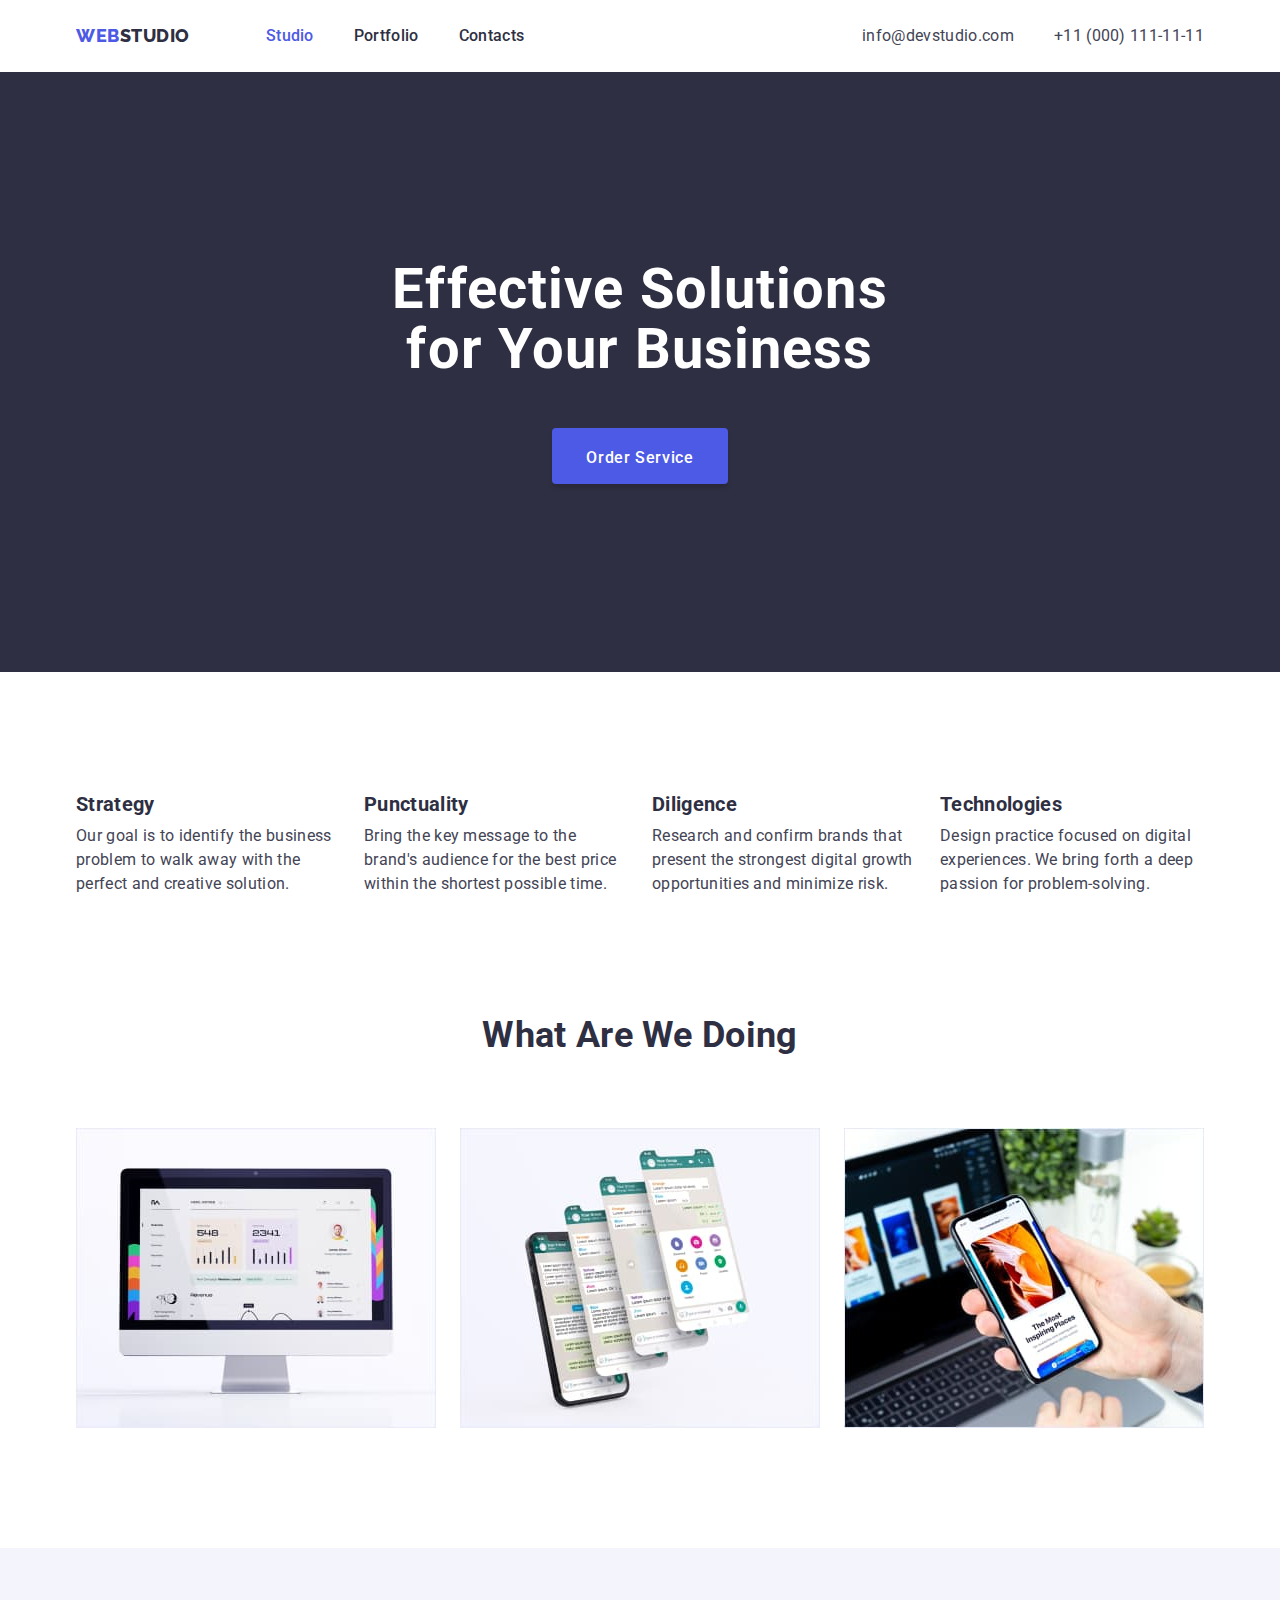
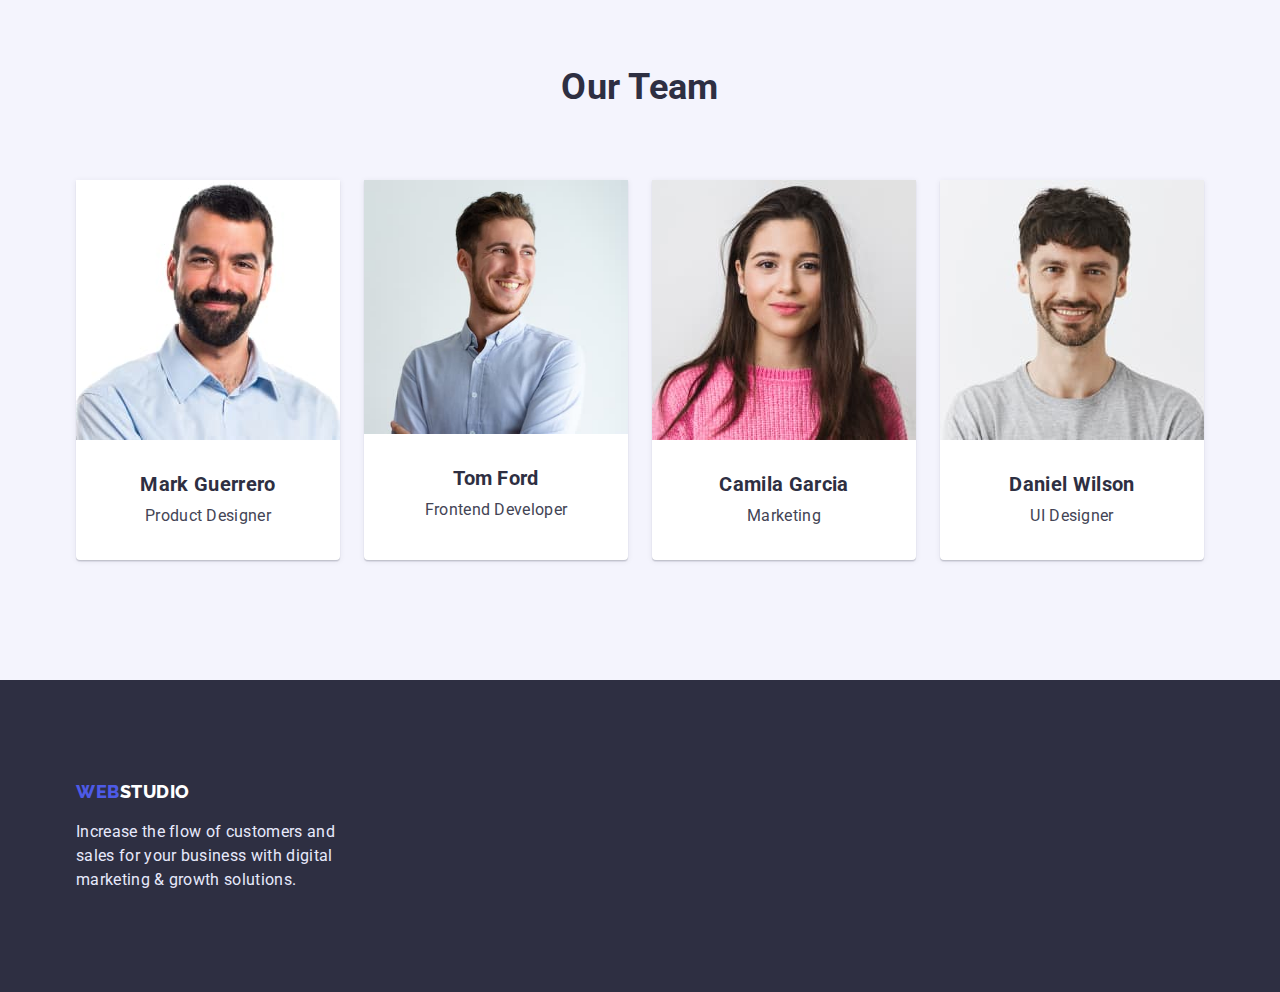
<file: index.html>
<!DOCTYPE html>
<html lang="en">
<head>
    <meta charset="UTF-8">
    <meta http-equiv="X-UA-Compatible" content="IE=edge">
    <meta name="viewport" content="width=device-width, initial-scale=1.0">
    <link rel="preconnect" href="https://fonts.googleapis.com">
    <link rel="preconnect" href="https://fonts.gstatic.com" crossorigin>
    <link href="https://fonts.googleapis.com/css2?family=Raleway:wght@800&family=Roboto:wght@400;500;700;900&display=swap"
    rel="stylesheet">
    <title>Web Studio</title>
    <link rel="stylesheet" href="https://cdnjs.cloudflare.com/ajax/libs/modern-normalize/1.1.0/modern-normalize.min.css">
    <link rel="stylesheet" href="./css/styles.css">
</head>

<body>
    
<header class="page-header">
    <div class="container nav">
    <!-- header -->
    <a href="index.html" class="logo" rel="noopener nooreferrer nofollow" target="_blank"><span class="logo-web">Web</span><span class="logo-studio">Studio</span></a>

    <!-- navigation -->
    <nav class="nav">
        <ul class="nav-list list">
            <li class="nav-item"><a class="nav-link active" href="index.html">Studio</a></li>
            <li class="nav-item"><a class="nav-link" href="./portfolio.html">Portfolio</a></li>
            <li class="nav-item"><a class="nav-link" href="#">Contacts</a></li>
        </ul>
    </nav>
    <!-- contacts -->
        <ul class="contacts list">
            <li class="contacts-item"><a class="mail" href="mailto:info@devstudio.com">info@devstudio.com</a></li>
            <li class="contacts-item"><a class="tel" href="tel:+110001111111">+11 (000) 111-11-11</a></li>
        </ul>
    </div>
</header>

<main>
    <!-- hero -->
    <section class="hero">
        <div class="container">
        <h1 class="hero-title">Effective Solutions for Your Business</h1>
        <button type="button" class="button-order">Order Service</button>
        </div>
    </section>

    <!-- our benefits -->
   
    <section class="features">
        <div class="container">
        <h2 class="visually-hidden">Features</h2>
      
        <ul class="features-list list">
            <!-- feature1 -->
            <li class="feature">
                <h3 class="feature-title">Strategy</h3>
                <p class="feature-text">Our goal is to identify the business problem to walk away with the perfect and creative solution.</p>
            </li>
            <!-- feature2 -->
            <li class="feature">
                <h3 class="feature-title">Punctuality</h3>
                <p class="feature-text">Bring the key message to the brand's audience for the best price within the shortest possible time.</p>
            </li>
            <!-- feature3 -->
            <li class="feature">
                <h3 class="feature-title">Diligence</h3>
                <p class="feature-text">Research and confirm brands that present the strongest digital growth opportunities and minimize risk.</p>
            </li>
            <!-- feature4 -->
            <li class="feature">
                <h3 class="feature-title">Technologies</h3>
                <p class="feature-text">Design practice focused on digital experiences. We bring forth a deep passion for problem-solving.</p>
            </li>
        </ul>
        </div>
    </section>

    <!-- what are we doing-->
    <section class="directions">
        <div class="container">
        <h2 class="our-directions">what are we doing</h2>
        <ul class="about-list list">
            <li class="directions-item">
                <img class="directions-img" src="./images/1.jpg" alt="розробка для комп'ютерів" width="360" height="300">
            </li>
            <li class="directions-item">
                <img class="directions-img" src="./images/2.jpg" alt="розробка для телефонів" width="360" height="300">
            </li>
            <li class="directions-item">
                <img class="directions-img" src="./images/3.jpg" alt="дизайн" width="360" height="300">
            </li>
        </ul>
        </div>
    </section>
    
    <section class="team">
        <div class="container">
        <!-- team -->
        <h2 class="team-title">our team</h2>
        <ul class="team-list list">
            <li class="about-team">
                <img class="team-img" src="./images/4.jpg" alt="дизайнер" width="264" height="260">
                <h3 class="team-members">Mark Guerrero</h3>
                <p class="position">Product Designer</p>
            </li>
            <li class="about-team">
                <img class="team-img" src="./images/5.jpg" alt="фронт-енд" width="264" height="260">
                <h3 class="team-members">Tom Ford</h3>
                <p class="position">Frontend Developer</p>
            </li>
            <li class="about-team">
                <img class="team-img" src="./images/6.jpg" alt="маркетинг" width="264" height="260">
                <h3 class="team-members">Camila Garcia</h3>
                <p class="position">Marketing</p>
            </li>
            <li class="about-team">
                <img class="team-img" src="./images/7.jpg" alt="дизайн" width="264" height="260">
                <h3 class="team-members">Daniel Wilson</h3>
                <p class="position">UI Designer</p>
            </li>
        </ul>
        </div>
    </section>


</main>

    <footer class="footer">
        <div class="container">
        <!-- contacts -->
        <a href="index.html" class="logo footer" rel="noopener nooreferrer nofollow" target="_blank"><span
        class="logo-web">Web</span><span class="logo-wite">Studio</span></a>
        <p class="slogan">Increase the flow of customers and <br> sales for your business with digital <br> marketing & growth solutions.</p>
        </div>
    </footer>
</body>
</html>
</file>
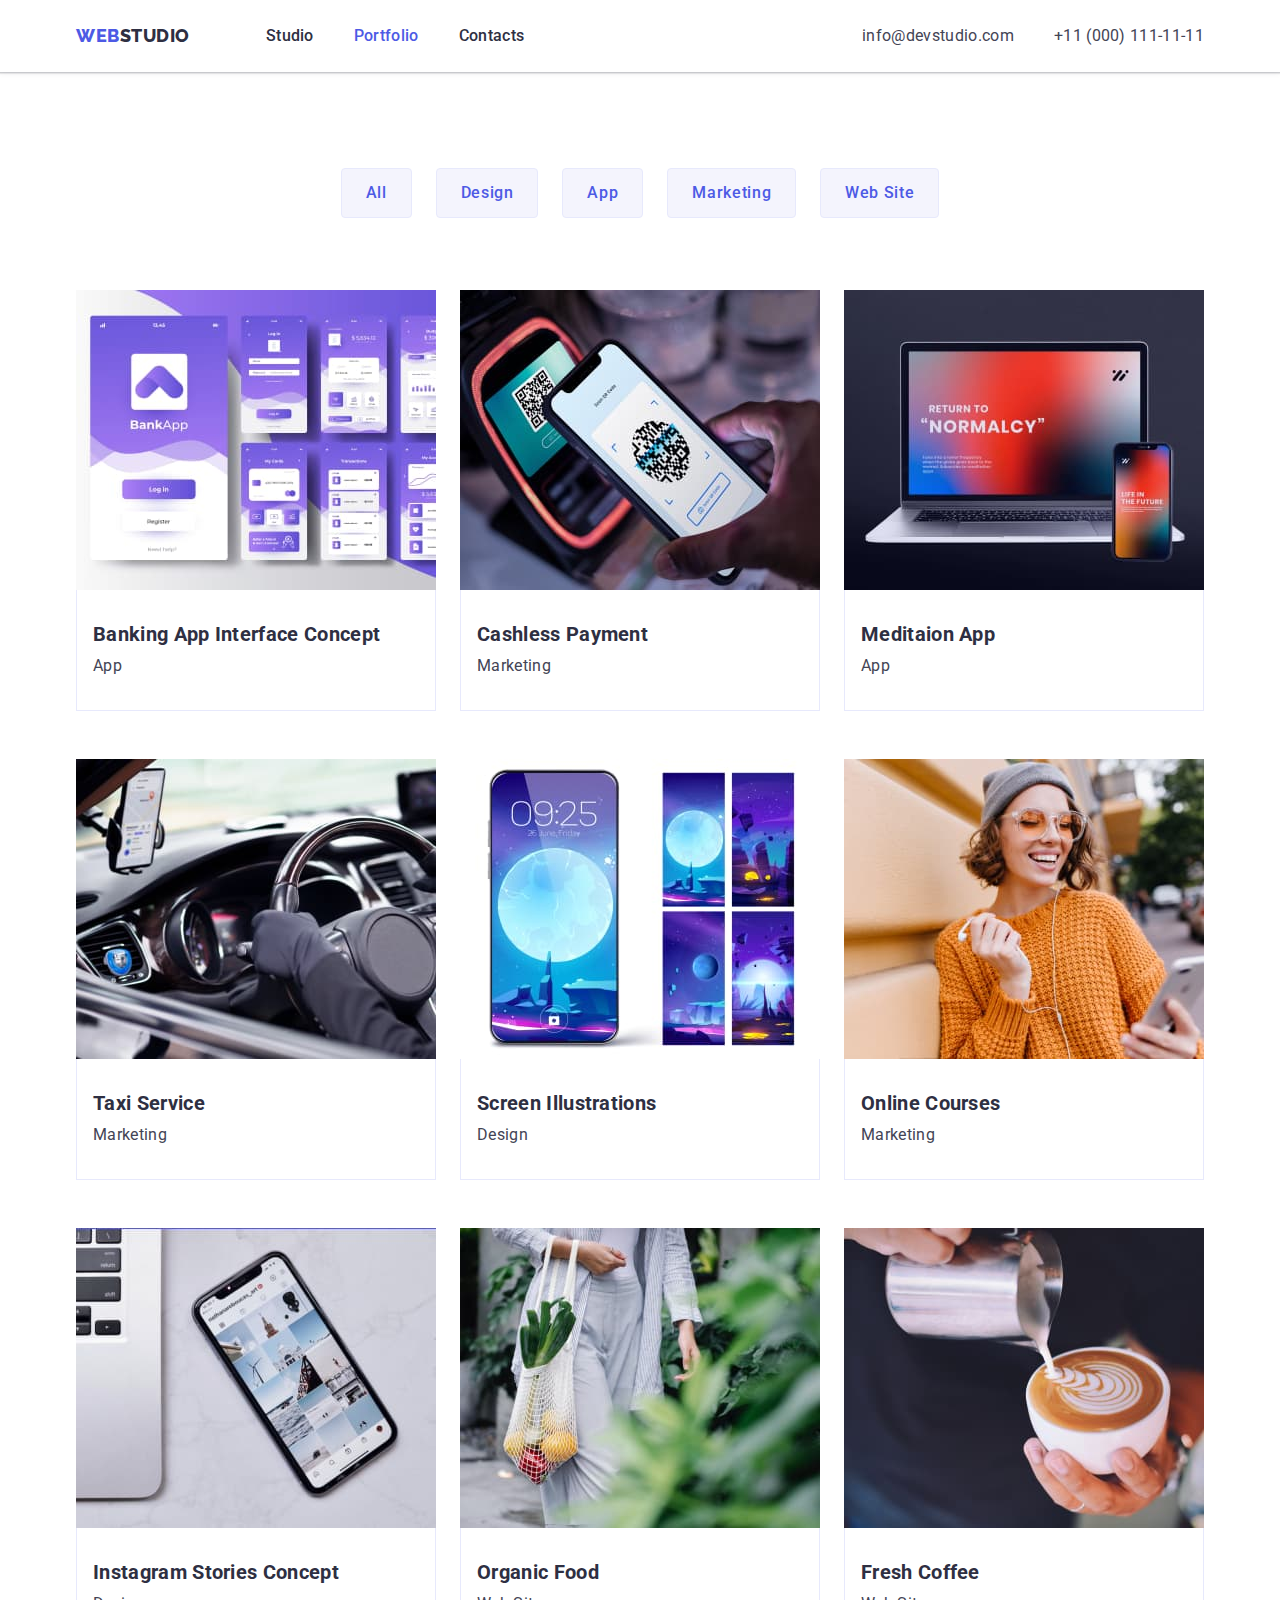
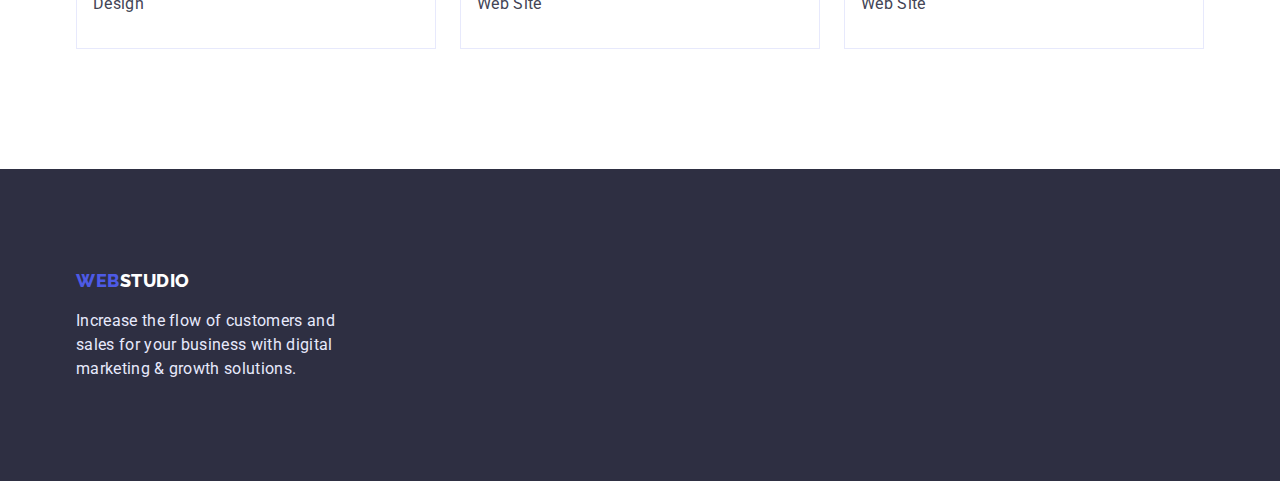
<file: portfolio.html>
<!DOCTYPE html>
<html lang="en">
<head>
    <meta charset="UTF-8">
    <meta http-equiv="X-UA-Compatible" content="IE=edge">
    <meta name="viewport" content="width=device-width, initial-scale=1.0">
    <link rel="preconnect" href="https://fonts.googleapis.com">
    <link rel="preconnect" href="https://fonts.gstatic.com" crossorigin>
    <link href="https://fonts.googleapis.com/css2?family=Raleway:wght@800&family=Roboto:wght@400;500;700;900&display=swap"
    rel="stylesheet">
    <title>Portfolio</title>
    <link rel="stylesheet" href="https://cdnjs.cloudflare.com/ajax/libs/modern-normalize/1.0.0/modern-normalize.min.css">
    <link rel="stylesheet" href="./css/styles.css">
</head>
<body>
    
    <header class="page-header">
        <div class="container nav">
            <!-- header -->
            <a href="index.html" class="logo" rel="noopener nooreferrer nofollow" target="_blank"><span
                    class="logo-web">Web</span><span class="logo-studio">Studio</span></a>
    
            <!-- navigation -->
            <nav class="nav">
                <ul class="nav-list list">
                    <li class="nav-item"><a class="nav-link" href="./index.html">Studio</a></li>
                    <li class="nav-item"><a class="nav-link active" href="portfolio.html">Portfolio</a></li>
                    <li class="nav-item"><a class="nav-link" href="#">Contacts</a></li>
                </ul>
            </nav>
            <!-- contacts -->
            <ul class="contacts list">
                <li class="contacts-item"><a class="mail" href="mailto:info@devstudio.com">info@devstudio.com</a></li>
                <li class="contacts-item"><a class="tel" href="tel:+110001111111">+11 (000) 111-11-11</a></li>
            </ul>
        </div>
    </header>

    <main>
        
        <section class="buttons">
        <div class="container">
            <h1 class="visually-hidden">Portfolio</h1>
            
    <!-- buttons -->
        <ul class="portfolio-buttons">
            <li class="button-list" ><button type="button" class="portfolio-button">All</button></li>
            <li class="button-list" ><button type="button" class="portfolio-button">Design</button></li>
            <li class="button-list" ><button type="button" class="portfolio-button">App</button></li>
            <li class="button-list" ><button type="button" class="portfolio-button">Marketing</button></li>
            <li class="button-list" ><button type="button" class="portfolio-button">Web Site</button></li>
        </ul>
        
    <!-- projects -->
    
        <ul class="projects-list list">
            <li class="project"><a class="project-link" href=""><img src="./images/8.jpg" alt="bank" width="360" height="300">
                <div class="projects-content">
                    <h2 class="project-title">Banking App Interface Concept</h2>
                    <p class="project-direction">App</p></div></a></li>
            <li class="project"><a class="project-link" href=""><img src="./images/9.jpg" alt="payment" width="360" height="300">
                <div class="projects-content">
                    <h2 class="project-title">Cashless Payment</h2>
                    <p class="project-direction">Marketing</p></div></a></li>
            <li class="project"><a class="project-link" href=""><img src="./images/10.jpg" alt="meditaion" width="360" height="300">
                <div class="projects-content">
                    <h2 class="project-title">Meditaion App</h2>
                    <p class="project-direction">App</p></div></a></li>
            <li class="project"><a class="project-link" href=""><img src="./images/11.jpg" alt="taxi" width="360" height="300">
                <div class="projects-content">
                    <h2 class="project-title">Taxi Service</h2>
                    <p class="project-direction">Marketing</p></div></a></li>
            <li class="project"><a class="project-link" href=""><img src="./images/12.jpg" alt="illustration" width="360" height="300">
                <div class="projects-content">
                    <h2 class="project-title">Screen Illustrations</h2>
                    <p class="project-direction">Design</p></div></a></li>
            <li class="project"><a class="project-link" href=""><img src="./images/13.jpg" alt="courses" width="360" height="300">
                <div class="projects-content">
                    <h2 class="project-title">Online Courses</h2>
                    <p class="project-direction">Marketing</p></div></a></li>
            <li class="project"><a class="project-link" href=""><img src="./images/14.jpg" alt="instagram" width="360" height="300">
                <div class="projects-content">
                    <h2 class="project-title">Instagram Stories Concept</h2>
                    <p class="project-direction">Design</p></div></a></li>
            <li class="project"><a class="project-link" href=""><img src="./images/15.jpg" alt="food" width="360" height="300">
                <div class="projects-content">
                    <h2 class="project-title">Organic Food</h2>
                    <p class="project-direction">Web Site</p></div></a></li>
            <li class="project"><a class="project-link" href=""><img src="./images/16.jpg" alt="coffee" width="360" height="300">
                <div class="projects-content">
                    <h2 class="project-title">Fresh Coffee</h2>
                    <p class="project-direction">Web Site</p></div></a></li>
        </ul>
        </div>
        </section>
    </main>

    
    <footer class="footer">
        <div class="container">
            <!-- contacts -->
            <a href="index.html" class="logo footer" rel="noopener nooreferrer nofollow" target="_blank"><span
                    class="logo-web">Web</span><span class="logo-wite">Studio</span></a>
            <p class="slogan">Increase the flow of customers and <br> sales for your business with digital <br> marketing &
                growth solutions.</p>
        </div>
    </footer>
    
</body>
</html>
</file>
<file: css/styles.css>
:root {
        --title-color: #2E2F42;
        --main-light: #8E8F99;
        --background: #FFFFFF;
        --background-team: #F4F4FD;
        --focused: #4D5AE5;
        --main-color: #434455;
        --success: #31D0AA;
        --accent: #E7E9FC;
        --order: #404BBF;
}
html {
        box-sizing: border-box;
}
body {
        font-family: "Roboto", sans-serif;
        color: var(--main-color);
        letter-spacing: 0.02em;
        background-color: var(--background);
        margin: 0;
}
.container {
        width: 1158px;
        margin: 0 auto;
        padding-left: 15px;
        padding-right: 15px;
}
.list {
        list-style: none;        
}
h1,
h2,
h3,
h4,
h5,
h6,
p,
ul {
        margin: 0;
        padding: 0;
}

img {
        display: block;
        max-width: 100%;
        height: auto;
}
/* navigation */
.container.nav {
        display: flex;
        align-items: center;   
}
/* logo */
.logo {
        text-decoration: none;
        letter-spacing: 0.03em;
        font-family: "Raleway", sans-serif;
        font-weight: 800;
        font-size: 18px;
        line-height: 1.33;
        text-transform: uppercase;
        color: var(--focused);

        padding-top: 24px;
        padding-bottom: 24px;        
}
.logo .logo-studio {
        color: var(--title-color);
}
.logo .logo-wite {
        color: var(--background);
}
/* hidden */
.visually-hidden {
        position: absolute;
        white-space: nowrap;
        width: 1px;
        height: 1px;
        overflow: hidden;
        border: 0;
        padding: 0;
        clip: rect(0 0 0 0);
        clip-path: inset(50%);
        margin: -1px;
}
.logo-link {
        display: block;
}
/* naigation */
.nav-list {
        display: flex;
        margin-left: 76px;   
}
.nav-link {
        text-decoration: none;
        font-weight: 500;
        font-size: 16px;
        line-height: 1.5;
        color: var(--title-color);
        
        display: block;
        padding-top: 24px;
        padding-bottom: 24px;
}
.nav-item:not(:last-child) {
        margin-right: 40px;
}
.nav-link:hover,
.nav-link:focus {
        color: var(--main-color);
}
.nav-link:active  {
        color: var(--focused);
}
.nav-link.active {
        color: var(--focused);
}
/* contacts */
.contacts {
        display: flex;
        margin-left: auto;

        font-weight: 400;
        font-size: 16px;
        font-style: normal;
        line-height: 1.5;
        color: var(--main-color);
}
.contacts-item:not(:last-child) {
        margin-right: 40px;
}
.mail {
        text-decoration: none;

        font-weight: 400;
        font-size: 16px;
        font-style: normal;
        line-height: 1.5;
        color: var(--main-color);

        
        display: block;
        padding-top: 24px;
        padding-bottom: 24px;
}
.tel {
        text-decoration: none;
        
        font-weight: 400;
        font-size: 16px;
        font-style: normal;
        line-height: 1.5;
        color: var(--main-color);

        display: block;
        padding-top: 24px;
        padding-bottom: 24px;
}
.mail:hover,
.mail:focus,
.tel:hover,
.tel:focus {
        color: var(--focused);
}
.container.nav {
        display: flex;
}
/* header */
.page-header {
        box-shadow: 0px 2px 1px rgba(46, 47, 66, 0.08), 0px 1px 1px rgba(46, 47, 66, 0.16), 0px 1px 6px rgba(46, 47, 66, 0.08);
}

/* .hero */
.hero {
        background: var(--title-color);
     
        text-align: center;
        padding-top: 188px;
        padding-bottom: 188px;
}
.hero-title {
        max-width: 500px;
        font-weight: 700;
        font-size: 56px;
        line-height: 1.07;
        letter-spacing: 0.02em;
        color: var(--background);
               
        margin: auto;
        margin-bottom: 48px;
}
/* .button */
.button-order {
        cursor: pointer;
        min-width: 169px;
        height: 56px;
        background: var(--focused);
        box-shadow: 0px 4px 4px rgba(0, 0, 0, 0.15);
        border-radius: 4px;
        border-color: transparent;       
        font-weight: 500;        
        text-align: center;
        letter-spacing: 0.04em;
        color: var(--background);

        padding: 16px 32px;
        font-family: inherit;
        line-height: 1.5;
}
.button-order:hover {
        min-width: 169px;
        height: 56px;
        background: var(--focused);
        box-shadow: 0px 1px 6px rgba(46, 47, 66, 0.08), 0px 1px 1px rgba(46, 47, 66, 0.16), 0px 2px 1px rgba(46, 47, 66, 0.08);
        border-radius: 4px;
}
.button-order:active {
        min-width: 169px;
        height: 56px;
        background: var(--order);
        box-shadow: 0px 4px 4px rgba(0, 0, 0, 0.15);
        border-radius: 4px;
}
/* features */
.features {
        padding-top: 120px;
        padding-bottom: 120px;
}
.features-list {
        display: flex;
        flex-wrap: wrap;
}
.feature {
        width: calc((100% - 72px) / 4);
        margin-right: 24px;
}
.feature:nth-child(4n) {
        margin: 0;
}
.features-list .feature-title {
        font-weight: 700;
        font-size: 20px;
        line-height: 1.2;
        color: var(--title-color);
        margin-bottom: 8px;
}
.features-list .feature-text {
        font-weight: 400;
        font-size: 16px;
        line-height: 1.5;
}
/* about */
.directions {
        padding-bottom: 120px;
}
.our-directions{
        font-weight: 700;
        font-size: 36px;
        line-height: 1.11;
        text-align: center;
        text-transform: capitalize;
        color: var(--title-color);
        margin-bottom: 72px;
}
.about-list {
        display: flex;
        justify-content: space-between;
}
.directions-img {
        display: block;
        margin: 0 auto;
}
.directions-item:not(:last-child) {
        margin-right: 24px;
}
/* team */
.team {
        background: var(--background-team);
        padding-bottom: 120px;
        padding-top: 120px;
}
.about-team {
        background: var(--background);
        box-shadow: 0px 1px 6px rgba(46, 47, 66, 0.08), 0px 1px 1px rgba(46, 47, 66, 0.16), 0px 2px 1px rgba(46, 47, 66, 0.08);
        border-radius: 0px 0px 4px 4px;

        padding-bottom: 32px;
}
.about-team:not(:last-child) {
        margin-right: 24px;
}
.team-title {
        font-weight: 700;
        font-size: 36px;
        line-height: 1.11;
        text-align: center;
        text-transform: capitalize;
        color: var(--title-color);

        margin-bottom: 72px;
}
.team-img {
        display: block;
        margin: 0 auto;
        margin-bottom: 32px;
}
.team-list {
        display: flex;
        justify-content: center;  
}
.team-members {
        font-weight: 700;
        font-size: 20px;
        line-height: 1.2;
        color: var(--title-color);

        text-align: center;
        margin-bottom: 8px;      
}
.position {
        font-weight: 400;
        font-size: 16px;
        line-height: 1.5;
        text-align: center;
}
/* portfolio */

.buttons {
        padding-top: 96px;
        padding-bottom: 120px;
}
.portfolio-buttons {
        list-style: none;
        
        display: flex;
        justify-content: center;
        align-items: center;
        margin-bottom: 72px;
}
.portfolio-buttons .portfolio-button {
        font-family: inherit;
        background: var(--background-team);
        border: 1px solid; 
        border-color: var(--accent);
        border-radius: 4px;
        cursor: pointer;

        font-weight: 500;
        font-size: 16px;
        line-height: 1.5;                 
        text-align: center;
        letter-spacing: 0.04em;
        color: var(--focused);

        padding: 12px 24px;      
}
.button-list:not(:first-child) {
        margin-left: 24px;
}
.portfolio-buttons .portfolio-button:hover {
        background-color: var(--focused);
        color: var(--background);
        border-color: transparent;
}  
.projects-list {
        display: flex;
        flex-wrap: wrap;
}
.projects-list .project {
        width: calc((100% - 48px) / 3);
        background: var(--background);       
                
        margin-right: 24px;      
        margin-bottom: 48px;
}
.projects-list .project:nth-child(3n) {
        margin-right: 0;        
}
.projects-list .project:nth-last-child(-n+3) {
        margin-bottom: 0;
}
/* margin-bottom: 0; */
.projects-list .project-link {
        text-decoration: none;      
}
.projects-list .project-title {
        font-weight: 700;
        font-size: 20px;
        line-height: 1.2;
        color: var(--title-color);

        margin-bottom: 8px;
}
.projects-list .project-direction {
        font-weight: 400;
        font-size: 16px;
        line-height: 1.5;
        color: var(--main-color);
}
.projects-content {
        border: 1px solid var(--accent);
        border-top: none;

        padding-top: 32px;
        padding-bottom: 32px;
        padding-left: 16px;
}
 /* footer */
.footer {
        padding-top: 100px;
        padding-bottom: 100px;
}
.footer .logo {
        padding: 0;
} 
.footer .slogan {
        line-height: 1.5;
        color: var(--accent);       

        text-align: left;
        margin-top: 16px;
        margin-bottom: 0;
}
.footer {
        background: var(--title-color);
}
</file>
